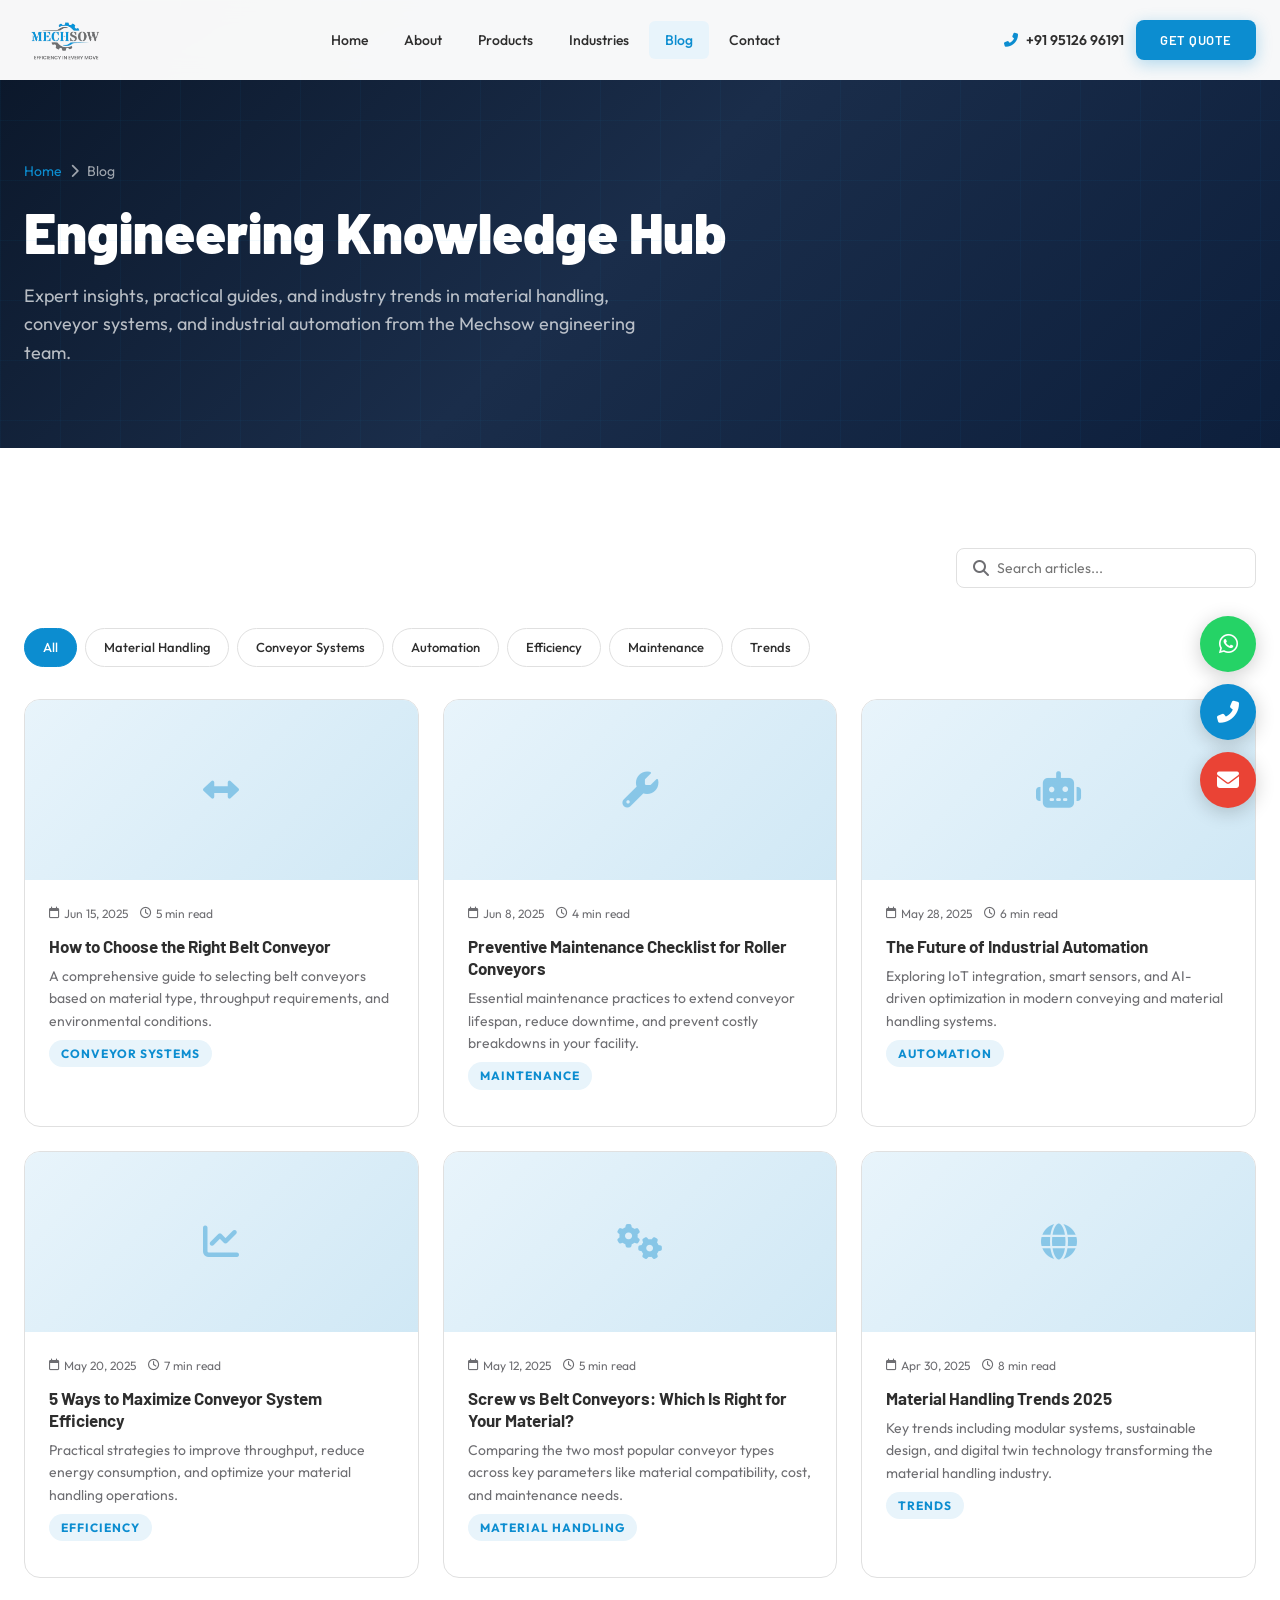
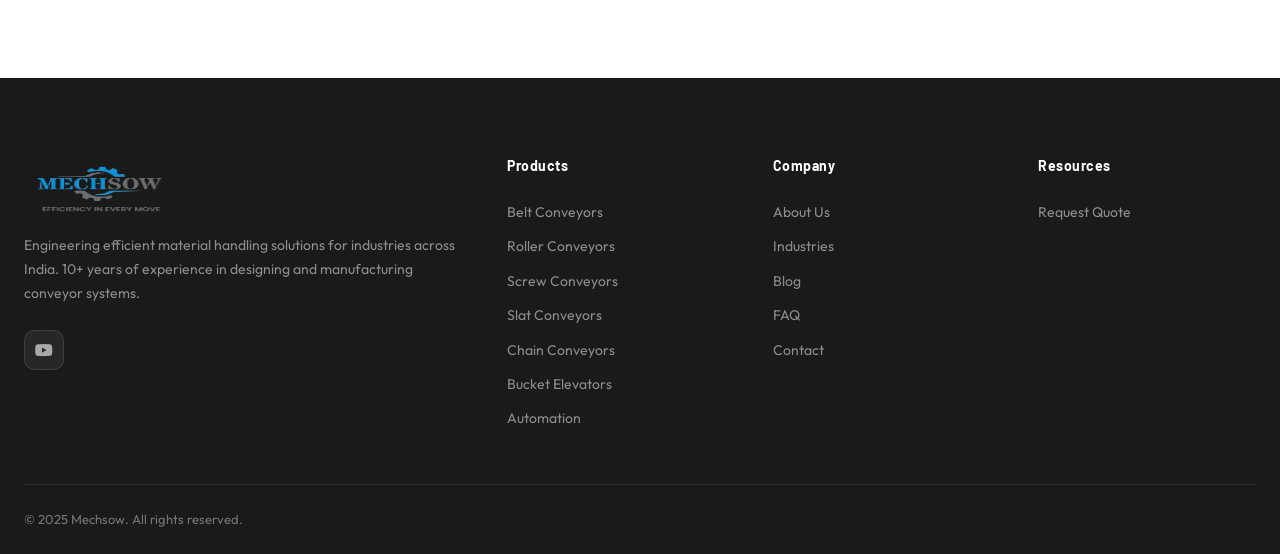
<file: blog.html>
<!DOCTYPE html>
<html lang="en">
<head>
  <meta charset="UTF-8">
  <meta name="viewport" content="width=device-width, initial-scale=1.0">
  <title>Engineering Knowledge Hub | Mechsow Blog</title>
  <link rel="canonical" href="https://mechsow.com/blog.html">
  <meta property="og:type" content="website">
  <meta property="og:title" content="Engineering Knowledge Hub | Mechsow Blog">
  <meta property="og:description" content="Expert insights on conveyor systems, material handling, industrial automation, maintenance tips, and engineering trends from Mechsow.">
  <meta property="og:url" content="https://mechsow.com/blog.html">
  <meta property="og:image" content="https://mechsow.com/images/about.jpg">
  <meta property="og:site_name" content="Mechsow">
  <meta name="twitter:card" content="summary_large_image">
  <meta name="twitter:title" content="Engineering Knowledge Hub | Mechsow Blog">
  <meta name="twitter:description" content="Expert insights on conveyor systems, material handling, industrial automation, maintenance tips, and engineering trends from Mechsow.">
  <meta name="twitter:image" content="https://mechsow.com/images/about.jpg">
  <link rel="icon" type="image/x-icon" href="favicon.ico">
  <link rel="icon" type="image/png" sizes="32x32" href="favicon-32x32.png">
  <link rel="icon" type="image/png" sizes="16x16" href="favicon-16x16.png">
  <link rel="apple-touch-icon" sizes="180x180" href="apple-touch-icon.png">
  <meta name="description" content="Expert insights on conveyor systems, material handling, industrial automation, maintenance tips, and engineering trends from Mechsow.">
  <link rel="preconnect" href="https://fonts.googleapis.com">
  <link rel="preconnect" href="https://fonts.gstatic.com" crossorigin>
  <link href="https://fonts.googleapis.com/css2?family=Barlow:wght@400;500;600;700;800;900&family=Outfit:wght@300;400;500;600;700&display=swap" rel="stylesheet">
  <link rel="stylesheet" href="https://cdnjs.cloudflare.com/ajax/libs/font-awesome/6.5.1/css/all.min.css">
  <link rel="stylesheet" href="styles.css">
</head>
<body>
  <a href="#main" class="skip-link">Skip to content</a>
  <!-- HEADER -->
  <header class="header" id="header">
    <div class="header-inner">
      <a href="index.html" class="logo">
        <img src="images/logo.png" alt="Mechsow" style="height: 50px; width: auto;">
      </a>
      <nav class="nav-links">
        <a href="index.html">Home</a>
        <a href="index.html#about">About</a>
        <a href="index.html#products">Products</a>
        <a href="index.html#industries">Industries</a>
        <a href="blog.html" class="active">Blog</a>
        <a href="index.html#contact">Contact</a>
      </nav>
      <div class="header-cta">
        <a href="tel:+919512696191" class="header-phone"><i class="fas fa-phone-alt"></i> +91 95126 96191</a>
        <a href="index.html#quote" class="btn btn-primary">Get Quote</a>
      </div>
      <button class="mobile-toggle" onclick="toggleMobileMenu()" aria-label="Toggle navigation menu"><i class="fas fa-bars"></i></button>
    </div>
  </header>
  <div class="mobile-menu">
    <a href="index.html" onclick="toggleMobileMenu()">Home</a>
    <a href="index.html#about" onclick="toggleMobileMenu()">About</a>
    <a href="index.html#products" onclick="toggleMobileMenu()">Products</a>
    <a href="index.html#industries" onclick="toggleMobileMenu()">Industries</a>
    <a href="blog.html" onclick="toggleMobileMenu()">Blog</a>
    <a href="index.html#faq" onclick="toggleMobileMenu()">FAQ</a>
    <a href="index.html#contact" onclick="toggleMobileMenu()">Contact</a>
    <a href="index.html#quote" onclick="toggleMobileMenu()" style="color:var(--primary);font-weight:700">Request Quote</a>
  </div>

  <!-- PAGE HERO -->
  <section class="page-hero" id="main">
    <div class="page-hero-bg-pattern"></div>
    <div class="container">
      <div class="breadcrumb"><a href="index.html">Home</a> <i class="fas fa-chevron-right"></i> <span>Blog</span></div>
      <h1>Engineering Knowledge Hub</h1>
      <p>Expert insights, practical guides, and industry trends in material handling, conveyor systems, and industrial automation from the Mechsow engineering team.</p>
    </div>
  </section>

  <!-- BLOG -->
  <section class="section">
    <div class="container">
      <div class="blog-header reveal">
        <div></div>
        <div class="blog-search"><i class="fas fa-search"></i><input type="text" placeholder="Search articles..." id="blogSearch" onkeyup="filterBlog()"></div>
      </div>
      <div class="blog-categories">
        <span class="blog-cat active" onclick="filterCategory(this,'all')" role="button" tabindex="0">All</span>
        <span class="blog-cat" onclick="filterCategory(this,'material-handling')" role="button" tabindex="0">Material Handling</span>
        <span class="blog-cat" onclick="filterCategory(this,'conveyor-systems')" role="button" tabindex="0">Conveyor Systems</span>
        <span class="blog-cat" onclick="filterCategory(this,'automation')" role="button" tabindex="0">Automation</span>
        <span class="blog-cat" onclick="filterCategory(this,'efficiency')" role="button" tabindex="0">Efficiency</span>
        <span class="blog-cat" onclick="filterCategory(this,'maintenance')" role="button" tabindex="0">Maintenance</span>
        <span class="blog-cat" onclick="filterCategory(this,'trends')" role="button" tabindex="0">Trends</span>
      </div>
      <div class="blog-grid" id="blogGrid">
        <div class="blog-card reveal" data-category="conveyor-systems" id="conveyor-systems">
          <div class="blog-thumb"><i class="fas fa-arrows-alt-h"></i></div>
          <div class="blog-body">
            <div class="blog-meta"><span><i class="far fa-calendar"></i> Jun 15, 2025</span><span><i class="far fa-clock"></i> 5 min read</span></div>
            <h3>How to Choose the Right Belt Conveyor</h3>
            <p>A comprehensive guide to selecting belt conveyors based on material type, throughput requirements, and environmental conditions.</p>
            <span class="case-industry" style="display:inline-block;margin-top:8px;font-size:12px">Conveyor Systems</span>
          </div>
        </div>
        <div class="blog-card reveal" data-category="maintenance" id="maintenance">
          <div class="blog-thumb"><i class="fas fa-wrench"></i></div>
          <div class="blog-body">
            <div class="blog-meta"><span><i class="far fa-calendar"></i> Jun 8, 2025</span><span><i class="far fa-clock"></i> 4 min read</span></div>
            <h3>Preventive Maintenance Checklist for Roller Conveyors</h3>
            <p>Essential maintenance practices to extend conveyor lifespan, reduce downtime, and prevent costly breakdowns in your facility.</p>
            <span class="case-industry" style="display:inline-block;margin-top:8px;font-size:12px">Maintenance</span>
          </div>
        </div>
        <div class="blog-card reveal" data-category="automation" id="automation">
          <div class="blog-thumb"><i class="fas fa-robot"></i></div>
          <div class="blog-body">
            <div class="blog-meta"><span><i class="far fa-calendar"></i> May 28, 2025</span><span><i class="far fa-clock"></i> 6 min read</span></div>
            <h3>The Future of Industrial Automation</h3>
            <p>Exploring IoT integration, smart sensors, and AI-driven optimization in modern conveying and material handling systems.</p>
            <span class="case-industry" style="display:inline-block;margin-top:8px;font-size:12px">Automation</span>
          </div>
        </div>
        <div class="blog-card reveal" data-category="efficiency" id="efficiency">
          <div class="blog-thumb"><i class="fas fa-chart-line"></i></div>
          <div class="blog-body">
            <div class="blog-meta"><span><i class="far fa-calendar"></i> May 20, 2025</span><span><i class="far fa-clock"></i> 7 min read</span></div>
            <h3>5 Ways to Maximize Conveyor System Efficiency</h3>
            <p>Practical strategies to improve throughput, reduce energy consumption, and optimize your material handling operations.</p>
            <span class="case-industry" style="display:inline-block;margin-top:8px;font-size:12px">Efficiency</span>
          </div>
        </div>
        <div class="blog-card reveal" data-category="material-handling" id="material-handling">
          <div class="blog-thumb"><i class="fas fa-cogs"></i></div>
          <div class="blog-body">
            <div class="blog-meta"><span><i class="far fa-calendar"></i> May 12, 2025</span><span><i class="far fa-clock"></i> 5 min read</span></div>
            <h3>Screw vs Belt Conveyors: Which Is Right for Your Material?</h3>
            <p>Comparing the two most popular conveyor types across key parameters like material compatibility, cost, and maintenance needs.</p>
            <span class="case-industry" style="display:inline-block;margin-top:8px;font-size:12px">Material Handling</span>
          </div>
        </div>
        <div class="blog-card reveal" data-category="trends" id="trends">
          <div class="blog-thumb"><i class="fas fa-globe"></i></div>
          <div class="blog-body">
            <div class="blog-meta"><span><i class="far fa-calendar"></i> Apr 30, 2025</span><span><i class="far fa-clock"></i> 8 min read</span></div>
            <h3>Material Handling Trends 2025</h3>
            <p>Key trends including modular systems, sustainable design, and digital twin technology transforming the material handling industry.</p>
            <span class="case-industry" style="display:inline-block;margin-top:8px;font-size:12px">Trends</span>
          </div>
        </div>
      </div>
    </div>
  </section>

  <!-- FLOATING BUTTONS -->
  <div class="floating-btns">
    <a href="https://wa.me/919512696191" target="_blank" rel="noopener noreferrer" class="float-btn float-whatsapp" title="WhatsApp"><i class="fab fa-whatsapp"></i></a>
    <a href="tel:+919512696191" class="float-btn float-call" title="Call Us"><i class="fas fa-phone-alt"></i></a>
    <a href="mailto:techmechengineering1@gmail.com" class="float-btn float-email" title="Email"><i class="fas fa-envelope"></i></a>
    <button class="float-btn float-top" id="backToTop" onclick="window.scrollTo({top:0,behavior:'smooth'})" title="Back to Top" aria-label="Back to top"><i class="fas fa-chevron-up"></i></button>
  </div>

  <!-- FOOTER -->
  <footer class="footer">
    <div class="container">
      <div class="footer-grid">
        <div class="footer-brand">
          <a href="index.html" class="logo"><img src="images/logo.png" alt="Mechsow" style="height: 60px; width: 150px;"></a>
          <p>Engineering efficient material handling solutions for industries across India. 10+ years of experience in designing and manufacturing conveyor systems.</p>
          <div class="footer-social">
            <a href="https://youtube.com/@techmechengineering-1" target="_blank" rel="noopener"><i class="fab fa-youtube"></i></a>
          </div>
        </div>
        <div>
          <h4>Products</h4>
          <div class="footer-links">
            <a href="index.html#products">Belt Conveyors</a>
            <a href="index.html#products">Roller Conveyors</a>
            <a href="index.html#products">Screw Conveyors</a>
            <a href="index.html#products">Slat Conveyors</a>
            <a href="index.html#products">Chain Conveyors</a>
            <a href="index.html#products">Bucket Elevators</a>
            <a href="index.html#products">Automation</a>
          </div>
        </div>
        <div>
          <h4>Company</h4>
          <div class="footer-links">
            <a href="index.html#about">About Us</a>
            <a href="index.html#industries">Industries</a>
            <a href="blog.html">Blog</a>
            <a href="index.html#faq">FAQ</a>
            <a href="index.html#contact">Contact</a>
          </div>
        </div>
        <div>
          <h4>Resources</h4>
          <div class="footer-links">
            <a href="index.html#quote">Request Quote</a>
          </div>
        </div>
      </div>
      <div class="footer-bottom">
        <p>&copy; 2025 Mechsow. All rights reserved.</p>
      </div>
    </div>
  </footer>

  <script src="blog.js"></script>
</file>
<file: styles.css>
/* === CSS VARIABLES === */
:root {
  --primary: #0C8DD0;
  --primary-dark: #0a7ab5;
  --primary-light: #e8f4fb;
  --secondary: #6E6E72;
  --light-bg: #F4F5F7;
  --dark: #2E2E2E;
  --darker: #1a1a1a;
  --white: #FFFFFF;
  --border: #e0e0e0;
  --shadow: 0 4px 24px rgba(0,0,0,0.08);
  --shadow-lg: 0 12px 48px rgba(0,0,0,0.12);
  --radius: 8px;
  --radius-lg: 16px;
  --transition: 0.3s cubic-bezier(0.4, 0, 0.2, 1);
  --font-heading: 'Barlow', sans-serif;
  --font-body: 'Outfit', sans-serif;
}

/* === RESET & BASE === */
*, *::before, *::after { box-sizing: border-box; margin: 0; padding: 0; }
html { scroll-behavior: smooth; scroll-padding-top: 80px; }
body {
  font-family: var(--font-body);
  color: var(--dark);
  background: var(--white);
  line-height: 1.6;
  overflow-x: hidden;
  -webkit-font-smoothing: antialiased;
}
img { max-width: 100%; display: block; }
a { text-decoration: none; color: inherit; }
ul { list-style: none; }
h1,h2,h3,h4,h5,h6 { font-family: var(--font-heading); font-weight: 700; line-height: 1.2; }

/* === UTILITY === */
.container { max-width: 1280px; margin: 0 auto; padding: 0 24px; }
.section { padding: 100px 0; }
.section-label {
  font-family: var(--font-heading);
  font-size: 13px;
  font-weight: 700;
  letter-spacing: 3px;
  text-transform: uppercase;
  color: var(--primary);
  margin-bottom: 12px;
  display: flex;
  align-items: center;
  gap: 12px;
}
.section-label::before {
  content: '';
  width: 32px;
  height: 2px;
  background: var(--primary);
}
.section-title {
  font-size: clamp(32px, 4vw, 48px);
  color: var(--dark);
  margin-bottom: 20px;
}
.section-desc {
  font-size: 17px;
  color: var(--secondary);
  max-width: 640px;
  line-height: 1.7;
}
.btn {
  display: inline-flex;
  align-items: center;
  gap: 10px;
  padding: 14px 32px;
  font-family: var(--font-heading);
  font-size: 15px;
  font-weight: 600;
  letter-spacing: 0.5px;
  border: none;
  border-radius: var(--radius);
  cursor: pointer;
  transition: var(--transition);
  text-transform: uppercase;
}
.btn-primary {
  background: var(--primary);
  color: var(--white);
  box-shadow: 0 4px 16px rgba(12,141,208,0.3);
}
.btn-primary:hover {
  background: var(--primary-dark);
  transform: translateY(-2px);
  box-shadow: 0 8px 24px rgba(12,141,208,0.4);
}
.btn-outline {
  background: transparent;
  color: var(--white);
  border: 2px solid rgba(255,255,255,0.4);
}
.btn-outline:hover {
  background: rgba(255,255,255,0.1);
  border-color: var(--white);
}
.btn-dark {
  background: var(--dark);
  color: var(--white);
}
.btn-dark:hover {
  background: var(--darker);
  transform: translateY(-2px);
}

/* === ANIMATIONS === */
@keyframes fadeInUp {
  from { opacity: 0; transform: translateY(40px); }
  to { opacity: 1; transform: translateY(0); }
}
@keyframes slideInLeft {
  from { opacity: 0; transform: translateX(-60px); }
  to { opacity: 1; transform: translateX(0); }
}
@keyframes slideInRight {
  from { opacity: 0; transform: translateX(60px); }
  to { opacity: 1; transform: translateX(0); }
}
@keyframes conveyorMove {
  from { background-position: 0 0; }
  to { background-position: 40px 0; }
}
@keyframes scrollLogos {
  0% { transform: translateX(0); }
  100% { transform: translateX(-50%); }
}
.reveal {
  opacity: 0;
  transform: translateY(40px);
  transition: opacity 0.8s ease, transform 0.8s ease;
}
.reveal.active {
  opacity: 1;
  transform: translateY(0);
}
.skip-link {
  position: absolute;
  left: -9999px;
  top: 0;
  background: var(--primary);
  color: #fff;
  padding: 12px 20px;
  z-index: 2000;
  border-radius: 0 0 8px 0;
  font-family: var(--font-heading);
  font-weight: 600;
}
.skip-link:focus { left: 0; }

/* === HEADER === */
.header {
  position: fixed;
  top: 0;
  left: 0;
  right: 0;
  z-index: 1000;
  background: rgba(255,255,255,0.97);
  backdrop-filter: blur(12px);
  border-bottom: 1px solid transparent;
  transition: var(--transition);
  height: 80px;
}
.header.scrolled {
  border-bottom-color: var(--border);
  box-shadow: 0 2px 20px rgba(0,0,0,0.06);
}
.header-inner {
  display: flex;
  align-items: center;
  justify-content: space-between;
  height: 80px;
  max-width: 1280px;
  margin: 0 auto;
  padding: 0 24px;
}
.logo {
  display: flex;
  align-items: center;
  gap: 12px;
}
.logo-icon {
  width: 44px;
  height: 44px;
  background: var(--primary);
  border-radius: 8px;
  display: flex;
  align-items: center;
  justify-content: center;
  position: relative;
  overflow: hidden;
}
.logo-icon::after {
  content: '';
  position: absolute;
  bottom: 0;
  left: 0;
  right: 0;
  height: 4px;
  background: repeating-linear-gradient(90deg, var(--white) 0px, var(--white) 4px, transparent 4px, transparent 8px);
  animation: conveyorMove 1s linear infinite;
}
.logo-icon i { color: white; font-size: 20px; z-index: 1; }
.logo-text { display: flex; flex-direction: column; }
.logo-name {
  font-family: var(--font-heading);
  font-size: 20px;
  font-weight: 800;
  color: var(--dark);
  letter-spacing: -0.5px;
  line-height: 1.1;
}
.logo-tagline {
  font-size: 10px;
  font-weight: 600;
  letter-spacing: 2px;
  text-transform: uppercase;
  color: var(--primary);
}
.nav-links {
  display: flex;
  align-items: center;
  gap: 4px;
}
.nav-links a {
  padding: 8px 16px;
  font-size: 14px;
  font-weight: 500;
  color: var(--dark);
  border-radius: 6px;
  transition: var(--transition);
  position: relative;
}
.nav-links a:hover, .nav-links a.active { color: var(--primary); background: var(--primary-light); }
.nav-links .dropdown { position: relative; }
.nav-links .dropdown-menu {
  position: absolute;
  top: 100%;
  left: 0;
  min-width: 240px;
  background: var(--white);
  border-radius: var(--radius);
  box-shadow: var(--shadow-lg);
  padding: 8px;
  opacity: 0;
  visibility: hidden;
  transform: translateY(8px);
  transition: var(--transition);
  border: 1px solid var(--border);
}
.nav-links .dropdown:hover .dropdown-menu {
  opacity: 1;
  visibility: visible;
  transform: translateY(0);
}
.dropdown-menu a {
  display: flex;
  align-items: center;
  gap: 10px;
  padding: 10px 14px;
  font-size: 13px;
  border-radius: 6px;
}
.dropdown-menu a i { color: var(--primary); width: 18px; }
.header-cta {
  display: flex;
  align-items: center;
  gap: 12px;
}
.header-cta .btn {
  padding: 10px 24px;
  font-size: 13px;
}
.header-phone {
  display: flex;
  align-items: center;
  gap: 8px;
  font-size: 14px;
  font-weight: 600;
  color: var(--dark);
}
.header-phone i { color: var(--primary); }
.mobile-toggle {
  display: none;
  background: none;
  border: none;
  font-size: 24px;
  color: var(--dark);
  cursor: pointer;
}
.mobile-menu {
  display: none;
  position: fixed;
  top: 80px;
  left: 0;
  right: 0;
  bottom: 0;
  background: var(--white);
  z-index: 999;
  padding: 24px;
  overflow-y: auto;
}
.mobile-menu.active { display: block; }
.mobile-menu a {
  display: block;
  padding: 14px 0;
  font-size: 16px;
  font-weight: 500;
  border-bottom: 1px solid var(--border);
}

/* === HERO SECTION (Homepage) === */
#hero {
  position: relative;
  min-height: 100vh;
  display: flex;
  align-items: center;
  background: linear-gradient(135deg, #0a1628 0%, #1a2d4a 50%, #0d1f3c 100%);
  overflow: hidden;
  padding-top: 80px;
}
.hero-bg-pattern {
  position: absolute;
  inset: 0;
  background-image:
    radial-gradient(circle at 20% 50%, rgba(12,141,208,0.15) 0%, transparent 50%),
    radial-gradient(circle at 80% 20%, rgba(12,141,208,0.08) 0%, transparent 40%);
}
.hero-grid-lines {
  position: absolute;
  inset: 0;
  background-image:
    linear-gradient(rgba(12,141,208,0.05) 1px, transparent 1px),
    linear-gradient(90deg, rgba(12,141,208,0.05) 1px, transparent 1px);
  background-size: 60px 60px;
}
.hero-conveyor-line {
  position: absolute;
  bottom: 120px;
  left: 0;
  right: 0;
  height: 3px;
  background: repeating-linear-gradient(90deg, var(--primary) 0px, var(--primary) 20px, transparent 20px, transparent 40px);
  opacity: 0.3;
  animation: conveyorMove 2s linear infinite;
}
.hero-conveyor-line:nth-child(2) {
  bottom: 130px;
  opacity: 0.15;
  animation-duration: 3s;
}
.hero-content {
  position: relative;
  z-index: 2;
  max-width: 1280px;
  margin: 0 auto;
  padding: 0 24px;
  display: grid;
  grid-template-columns: 1fr 1fr;
  gap: 60px;
  align-items: center;
}
.hero-text {
  animation: slideInLeft 1s ease forwards;
}
.hero-badge {
  display: inline-flex;
  align-items: center;
  gap: 8px;
  background: rgba(12,141,208,0.15);
  border: 1px solid rgba(12,141,208,0.3);
  padding: 8px 16px;
  border-radius: 50px;
  font-size: 12px;
  font-weight: 600;
  color: #5bc0eb;
  letter-spacing: 1px;
  text-transform: uppercase;
  margin-bottom: 24px;
}
.hero-badge i { font-size: 10px; }
#hero h1 {
  font-size: clamp(36px, 5vw, 60px);
  font-weight: 900;
  color: var(--white);
  line-height: 1.08;
  margin-bottom: 24px;
  letter-spacing: -1px;
}
#hero h1 span { color: var(--primary); }
.hero-sub {
  font-size: 18px;
  color: rgba(255,255,255,0.7);
  line-height: 1.7;
  margin-bottom: 36px;
  max-width: 520px;
}
.hero-btns {
  display: flex;
  gap: 16px;
  flex-wrap: wrap;
  margin-bottom: 48px;
}
.hero-trust {
  display: grid;
  grid-template-columns: repeat(2, 1fr);
  gap: 16px;
}
.trust-item {
  display: flex;
  align-items: center;
  gap: 12px;
  padding: 12px 16px;
  background: rgba(255,255,255,0.05);
  border: 1px solid rgba(255,255,255,0.08);
  border-radius: var(--radius);
  transition: var(--transition);
}
.trust-item:hover {
  background: rgba(12,141,208,0.1);
  border-color: rgba(12,141,208,0.3);
}
.trust-item i {
  width: 36px;
  height: 36px;
  display: flex;
  align-items: center;
  justify-content: center;
  background: rgba(12,141,208,0.2);
  border-radius: 8px;
  color: #5bc0eb;
  font-size: 14px;
  flex-shrink: 0;
}
.trust-item span {
  font-size: 13px;
  font-weight: 500;
  color: rgba(255,255,255,0.85);
  line-height: 1.3;
}
.hero-visual {
  position: relative;
  animation: slideInRight 1s ease forwards;
}
.hero-visual-card {
  background: rgba(255,255,255,0.05);
  border: 1px solid rgba(255,255,255,0.1);
  border-radius: var(--radius-lg);
  padding: 32px;
  backdrop-filter: blur(20px);
}
.hero-stats {
  display: grid;
  grid-template-columns: 1fr 1fr;
  gap: 20px;
}
.stat-card {
  background: rgba(255,255,255,0.05);
  border: 1px solid rgba(255,255,255,0.08);
  border-radius: 12px;
  padding: 24px;
  text-align: center;
  transition: var(--transition);
}
.stat-card:hover {
  background: rgba(12,141,208,0.1);
  transform: translateY(-4px);
}
.stat-number {
  font-family: var(--font-heading);
  font-size: 42px;
  font-weight: 900;
  color: var(--primary);
  line-height: 1;
  margin-bottom: 8px;
}
.stat-label {
  font-size: 13px;
  color: rgba(255,255,255,0.6);
  font-weight: 500;
}
.hero-equipment {
  margin-top: 20px;
  padding: 20px;
  background: rgba(12,141,208,0.08);
  border: 1px solid rgba(12,141,208,0.2);
  border-radius: 12px;
}
.hero-equipment h4 {
  font-size: 14px;
  color: rgba(255,255,255,0.9);
  margin-bottom: 12px;
}
.equipment-tags {
  display: flex;
  flex-wrap: wrap;
  gap: 8px;
}
.equipment-tag {
  padding: 6px 14px;
  background: rgba(12,141,208,0.15);
  border: 1px solid rgba(12,141,208,0.25);
  border-radius: 50px;
  font-size: 12px;
  font-weight: 500;
  color: #5bc0eb;
}

/* === PAGE HERO (Inner Pages) === */
.page-hero {
  padding: 160px 0 80px;
  background: linear-gradient(135deg, #0a1628 0%, #1a2d4a 50%, #0d1f3c 100%);
  position: relative;
  overflow: hidden;
}
.page-hero::before {
  content: '';
  position: absolute;
  inset: 0;
  background-image: linear-gradient(rgba(12,141,208,.05) 1px, transparent 1px), linear-gradient(90deg, rgba(12,141,208,.05) 1px, transparent 1px);
  background-size: 60px 60px;
}
.page-hero-content {
  position: relative;
  z-index: 2;
  max-width: 1280px;
  margin: 0 auto;
  padding: 0 24px;
}
.page-hero .breadcrumb {
  display: flex;
  align-items: center;
  gap: 8px;
  font-size: 14px;
  color: rgba(255,255,255,0.6);
  margin-bottom: 16px;
}
.page-hero .breadcrumb a { color: var(--primary); }
.page-hero .breadcrumb a:hover { text-decoration: underline; }
.page-hero h1 {
  font-size: clamp(36px, 5vw, 56px);
  font-weight: 900;
  color: var(--white);
  margin-bottom: 16px;
}
.page-hero p {
  font-size: 18px;
  color: rgba(255,255,255,0.7);
  max-width: 640px;
}

/* === PRODUCTS === */
.products { background: var(--light-bg); }
.products-header { text-align: center; margin-bottom: 60px; }
.products-header .section-label { justify-content: center; }
.products-header .section-desc { margin: 0 auto; }
.products-grid {
  display: grid;
  grid-template-columns: repeat(3, 1fr);
  gap: 24px;
}
.product-card {
  background: var(--white);
  border-radius: var(--radius-lg);
  overflow: hidden;
  border: 1px solid var(--border);
  transition: var(--transition);
  cursor: pointer;
}
.product-card:hover {
  transform: translateY(-8px);
  box-shadow: var(--shadow-lg);
  border-color: var(--primary);
}
.product-img {
  height: 220px;
  background: linear-gradient(135deg, #e8f4fb, #d0e8f5);
  display: flex;
  align-items: center;
  justify-content: center;
  position: relative;
  overflow: hidden;
  padding: 16px;
}
.product-img img {
  width: 100%;
  height: 100%;
  object-fit: contain;
}
.product-img i { font-size: 48px; color: var(--primary); opacity: 0.6; }
.product-img::after {
  content: '';
  position: absolute;
  bottom: 0;
  left: 0;
  right: 0;
  height: 4px;
  background: repeating-linear-gradient(90deg, var(--primary) 0px, var(--primary) 8px, transparent 8px, transparent 16px);
  opacity: 0;
  transition: var(--transition);
}
.product-card:hover .product-img::after { opacity: 1; animation: conveyorMove 1s linear infinite; }
.product-info { padding: 24px; }
.product-info h3 { font-size: 18px; font-weight: 700; margin-bottom: 8px; color: var(--dark); }
.product-info p { font-size: 14px; color: var(--secondary); line-height: 1.6; margin-bottom: 16px; }
.product-link {
  display: inline-flex;
  align-items: center;
  gap: 8px;
  font-size: 13px;
  font-weight: 600;
  color: var(--primary);
  transition: var(--transition);
}
.product-link:hover { gap: 12px; }

/* === PRODUCT DETAIL PAGE === */
.product-detail-hero {
  padding: 160px 0 60px;
  background: linear-gradient(135deg, #0a1628, #1a2d4a);
}
.product-detail-grid {
  display: grid;
  grid-template-columns: 1fr 1fr;
  gap: 60px;
  align-items: center;
  padding: 80px 0;
}
.product-detail-img {
  aspect-ratio: 4/3;
  background: linear-gradient(135deg, #e8f4fb, #d0e8f5);
  border-radius: var(--radius-lg);
  display: flex;
  align-items: center;
  justify-content: center;
}
.product-detail-img i { font-size: 80px; color: var(--primary); opacity: 0.5; }
.product-detail-content h2 {
  font-size: 36px;
  margin-bottom: 20px;
}
.product-detail-content p {
  font-size: 16px;
  color: var(--secondary);
  line-height: 1.8;
  margin-bottom: 24px;
}
.product-section {
  padding: 60px 0;
}
.product-section h3 {
  font-size: 24px;
  margin-bottom: 24px;
  color: var(--dark);
}
.spec-table {
  width: 100%;
  border-collapse: collapse;
  margin-bottom: 32px;
}
.spec-table tr { border-bottom: 1px solid var(--border); }
.spec-table td {
  padding: 14px 16px;
  font-size: 15px;
}
.spec-table td:first-child {
  font-weight: 600;
  color: var(--dark);
  width: 40%;
  background: var(--light-bg);
}
.spec-table td:last-child {
  color: var(--secondary);
}
.features-grid {
  display: grid;
  grid-template-columns: repeat(2, 1fr);
  gap: 16px;
  margin-bottom: 32px;
}
.feature-item {
  display: flex;
  align-items: center;
  gap: 12px;
  padding: 16px;
  background: var(--light-bg);
  border-radius: var(--radius);
}
.feature-item i { color: var(--primary); font-size: 16px; }
.feature-item span { font-size: 14px; font-weight: 500; }
.industries-served {
  display: flex;
  flex-wrap: wrap;
  gap: 12px;
  margin-bottom: 32px;
}
.industry-tag {
  padding: 8px 16px;
  background: var(--primary-light);
  color: var(--primary);
  border-radius: 50px;
  font-size: 13px;
  font-weight: 600;
}

/* === WHY CHOOSE === */
.why-choose { background: var(--white); }
.why-header { text-align: center; margin-bottom: 60px; }
.why-header .section-label { justify-content: center; }
.why-header .section-desc { margin: 0 auto; }
.why-grid {
  display: grid;
  grid-template-columns: repeat(4, 1fr);
  gap: 24px;
}
.why-card {
  padding: 36px 28px;
  border-radius: var(--radius-lg);
  border: 1px solid var(--border);
  text-align: center;
  transition: var(--transition);
  position: relative;
  overflow: hidden;
}
.why-card::before {
  content: '';
  position: absolute;
  top: 0;
  left: 0;
  right: 0;
  height: 3px;
  background: var(--primary);
  transform: scaleX(0);
  transition: var(--transition);
}
.why-card:hover::before { transform: scaleX(1); }
.why-card:hover {
  transform: translateY(-6px);
  box-shadow: var(--shadow-lg);
  border-color: transparent;
}
.why-icon {
  width: 64px;
  height: 64px;
  margin: 0 auto 20px;
  background: var(--primary-light);
  border-radius: 16px;
  display: flex;
  align-items: center;
  justify-content: center;
  font-size: 24px;
  color: var(--primary);
  transition: var(--transition);
}
.why-card:hover .why-icon { background: var(--primary); color: var(--white); transform: scale(1.1); }
.why-card h3 { font-size: 16px; font-weight: 700; margin-bottom: 8px; color: var(--dark); }
.why-card p { font-size: 13px; color: var(--secondary); line-height: 1.6; }

/* === INDUSTRIES === */
.industries { background: linear-gradient(135deg, #0a1628, #1a2d4a); position: relative; }
.industries .section-label { color: #5bc0eb; }
.industries .section-label::before { background: #5bc0eb; }
.industries .section-title { color: var(--white); }
.industries .section-desc { color: rgba(255,255,255,0.6); }
.industries-header { text-align: center; margin-bottom: 60px; }
.industries-header .section-label { justify-content: center; }
.industries-header .section-desc { margin: 0 auto; }
.industries-grid {
  display: grid;
  grid-template-columns: repeat(3, 1fr);
  gap: 20px;
}
.industry-card {
  padding: 32px 24px;
  background: rgba(255,255,255,0.04);
  border: 1px solid rgba(255,255,255,0.08);
  border-radius: 12px;
  display: flex;
  align-items: center;
  gap: 16px;
  transition: var(--transition);
}
.industry-card:hover {
  background: rgba(12,141,208,0.1);
  border-color: rgba(12,141,208,0.3);
  transform: translateX(8px);
}
.industry-icon {
  width: 48px;
  height: 48px;
  background: rgba(12,141,208,0.15);
  border-radius: 12px;
  display: flex;
  align-items: center;
  justify-content: center;
  font-size: 20px;
  color: #5bc0eb;
  flex-shrink: 0;
}
.industry-card h3 { font-size: 15px; font-weight: 600; color: rgba(255,255,255,0.9); }

/* === CLIENTS === */
.clients { background: var(--light-bg); overflow: hidden; }
.clients-header { text-align: center; margin-bottom: 48px; }
.clients-header .section-label { justify-content: center; }
.logo-scroll {
  overflow: hidden;
  position: relative;
  padding: 20px 0;
}
.logo-scroll::before, .logo-scroll::after {
  content: '';
  position: absolute;
  top: 0;
  bottom: 0;
  width: 120px;
  z-index: 2;
}
.logo-scroll::before { left: 0; background: linear-gradient(90deg, var(--light-bg), transparent); }
.logo-scroll::after { right: 0; background: linear-gradient(-90deg, var(--light-bg), transparent); }
.logo-track {
  display: flex;
  gap: 48px;
  animation: scrollLogos 30s linear infinite;
  width: max-content;
}
.client-logo {
  display: flex;
  align-items: center;
  justify-content: center;
  padding: 20px 40px;
  background: var(--white);
  border: 1px solid var(--border);
  border-radius: 12px;
  min-width: 200px;
  height: 80px;
  font-family: var(--font-heading);
  font-size: 15px;
  font-weight: 700;
  color: var(--secondary);
  transition: var(--transition);
  white-space: nowrap;
}
.client-logo:hover { border-color: var(--primary); color: var(--primary); }
.client-logo-img { max-width: 100%; max-height: 100%; object-fit: contain; }

/* === CASE STUDIES === */
.case-studies { background: var(--white); }
.case-header { text-align: center; margin-bottom: 60px; }
.case-header .section-label { justify-content: center; }
.case-header .section-desc { margin: 0 auto; }
.cases-grid {
  display: grid;
  grid-template-columns: repeat(3, 1fr);
  gap: 24px;
}
.case-card {
  border-radius: var(--radius-lg);
  overflow: hidden;
  border: 1px solid var(--border);
  transition: var(--transition);
}
.case-card:hover { transform: translateY(-6px); box-shadow: var(--shadow-lg); }
.case-img {
  height: 180px;
  background: linear-gradient(135deg, var(--primary-light), #c8e0ef);
  display: flex;
  align-items: center;
  justify-content: center;
}
.case-img i { font-size: 40px; color: var(--primary); opacity: 0.5; }
.case-body { padding: 24px; }
.case-industry {
  display: inline-block;
  padding: 4px 12px;
  background: var(--primary-light);
  color: var(--primary);
  font-size: 11px;
  font-weight: 700;
  letter-spacing: 1px;
  text-transform: uppercase;
  border-radius: 50px;
  margin-bottom: 12px;
}
.case-body h3 { font-size: 18px; font-weight: 700; margin-bottom: 12px; color: var(--dark); }
.case-body p { font-size: 14px; color: var(--secondary); line-height: 1.6; margin-bottom: 16px; }
.case-metrics { display: flex; gap: 20px; }
.case-metric { text-align: center; }
.case-metric .value {
  font-family: var(--font-heading);
  font-size: 22px;
  font-weight: 800;
  color: var(--primary);
}
.case-metric .label { font-size: 11px; color: var(--secondary); }

/* === BLOG === */
.blog { background: var(--light-bg); }
.blog-header {
  display: flex;
  justify-content: space-between;
  align-items: flex-end;
  margin-bottom: 40px;
  flex-wrap: wrap;
  gap: 20px;
}
.blog-search {
  display: flex;
  align-items: center;
  gap: 8px;
  background: var(--white);
  border: 1px solid var(--border);
  border-radius: var(--radius);
  padding: 10px 16px;
  width: 300px;
}
.blog-search input {
  border: none;
  outline: none;
  font-family: var(--font-body);
  font-size: 14px;
  flex: 1;
  background: transparent;
}
.blog-search i { color: var(--secondary); }
.blog-categories {
  display: flex;
  gap: 8px;
  margin-bottom: 32px;
  flex-wrap: wrap;
}
.blog-cat {
  padding: 8px 18px;
  background: var(--white);
  border: 1px solid var(--border);
  border-radius: 50px;
  font-size: 13px;
  font-weight: 500;
  cursor: pointer;
  transition: var(--transition);
}
.blog-cat:hover, .blog-cat.active {
  background: var(--primary);
  color: var(--white);
  border-color: var(--primary);
}
.blog-grid {
  display: grid;
  grid-template-columns: repeat(3, 1fr);
  gap: 24px;
}
.blog-card {
  background: var(--white);
  border-radius: var(--radius-lg);
  overflow: hidden;
  border: 1px solid var(--border);
  transition: var(--transition);
}
.blog-card:hover { transform: translateY(-4px); box-shadow: var(--shadow); }
.blog-thumb {
  height: 180px;
  background: linear-gradient(135deg, #e8f4fb, #d0e8f5);
  display: flex;
  align-items: center;
  justify-content: center;
}
.blog-thumb i { font-size: 36px; color: var(--primary); opacity: 0.4; }
.blog-body { padding: 24px; }
.blog-meta {
  display: flex;
  align-items: center;
  gap: 12px;
  font-size: 12px;
  color: var(--secondary);
  margin-bottom: 12px;
}
.blog-meta span { display: flex; align-items: center; gap: 4px; }
.blog-body h3 { font-size: 17px; font-weight: 700; margin-bottom: 8px; color: var(--dark); line-height: 1.3; }
.blog-body p { font-size: 14px; color: var(--secondary); line-height: 1.6; }

/* === BLOG POST === */
.blog-post-content {
  max-width: 800px;
  margin: 0 auto;
  padding: 80px 24px;
}
.blog-post-content h2 {
  font-size: 32px;
  margin-bottom: 24px;
}
.blog-post-content p {
  font-size: 16px;
  color: var(--secondary);
  line-height: 1.8;
  margin-bottom: 20px;
}
.blog-post-content h3 {
  font-size: 24px;
  margin: 32px 0 16px;
}
.blog-post-content ul {
  padding-left: 24px;
  margin-bottom: 20px;
}
.blog-post-content li {
  font-size: 15px;
  color: var(--secondary);
  line-height: 1.8;
  margin-bottom: 8px;
  list-style: disc;
}

/* === YOUTUBE === */
.youtube-section { background: var(--white); border-top: 1px solid var(--border); }
.youtube-header { text-align: center; margin-bottom: 48px; }
.youtube-header .section-label { justify-content: center; }
.youtube-header .section-desc { margin: 0 auto; }
.youtube-featured {
  display: grid;
  grid-template-columns: 2fr 1fr;
  gap: 24px;
  margin-bottom: 32px;
}
.yt-main {
  position: relative;
  width: 100%;
  padding-top: 56.25%;
  background: var(--darker);
  border-radius: var(--radius-lg);
  overflow: hidden;
  box-shadow: var(--shadow);
}
.yt-main iframe {
  position: absolute;
  top: 0; left: 0;
  width: 100%; height: 100%;
  border: 0;
}
.yt-play-btn {
  width: 72px; height: 72px;
  background: rgba(255,0,0,0.9);
  border-radius: 50%;
  display: flex; align-items: center; justify-content: center;
  cursor: pointer; transition: var(--transition);
}
.yt-play-btn:hover { transform: scale(1.1); }
.yt-play-btn i { font-size: 28px; color: white; margin-left: 4px; }
.yt-sidebar {
  display: flex; flex-direction: column; gap: 12px;
  max-height: 480px; overflow-y: auto; padding-right: 4px;
}
.yt-thumb {
  display: flex; align-items: center; gap: 16px;
  padding: 16px;
  background: var(--light-bg);
  border: 1px solid var(--border);
  border-radius: var(--radius);
  cursor: pointer; transition: var(--transition);
}
.yt-thumb i { font-size: 24px; color: #ff0000; transition: var(--transition); }
.yt-thumb:hover {
  transform: translateY(-2px);
  border-color: var(--primary);
  background: var(--primary-light);
}
.yt-thumb.active {
  background: var(--primary-light);
  border-color: var(--primary);
  box-shadow: var(--shadow);
}
.yt-thumb-label {
  font-size: 14px; font-weight: 600; color: var(--dark); line-height: 1.4;
}
.yt-subscribe { text-align: center; margin-top: 32px; }
.yt-sidebar::-webkit-scrollbar { width: 4px; }
.yt-sidebar::-webkit-scrollbar-thumb { background: var(--secondary); border-radius: 2px; }

/* === QUOTE FORM === */
.quote-section {
  background: linear-gradient(135deg, #0a1628, #1a2d4a);
  position: relative;
}
.quote-section .section-label { color: #5bc0eb; }
.quote-section .section-label::before { background: #5bc0eb; }
.quote-section .section-title { color: var(--white); }
.quote-section .section-desc { color: rgba(255,255,255,0.6); }
.quote-grid {
  display: grid;
  grid-template-columns: 1fr 1.2fr;
  gap: 60px;
  align-items: start;
}
.quote-info h3 {
  font-size: 20px;
  color: var(--white);
  margin-bottom: 16px;
}
.quote-info p {
  font-size: 15px;
  color: rgba(255,255,255,0.6);
  line-height: 1.7;
  margin-bottom: 32px;
}
.quote-benefits { display: flex; flex-direction: column; gap: 16px; }
.quote-benefit {
  display: flex;
  align-items: center;
  gap: 14px;
  font-size: 14px;
  color: rgba(255,255,255,0.85);
  font-weight: 500;
}
.quote-benefit i {
  width: 32px;
  height: 32px;
  display: flex;
  align-items: center;
  justify-content: center;
  background: rgba(12,141,208,0.2);
  border-radius: 8px;
  color: #5bc0eb;
  font-size: 13px;
}
.quote-form-card {
  background: rgba(255,255,255,0.05);
  border: 1px solid rgba(255,255,255,0.1);
  border-radius: var(--radius-lg);
  padding: 36px;
  backdrop-filter: blur(12px);
}
.form-steps { display: flex; gap: 8px; margin-bottom: 32px; }
.form-step {
  flex: 1;
  height: 4px;
  background: rgba(255,255,255,0.1);
  border-radius: 2px;
  transition: var(--transition);
}
.form-step.active { background: var(--primary); }
.form-step-content { display: none; }
.form-step-content.active { display: block; }
.form-group { margin-bottom: 20px; }
.form-group label {
  display: block;
  font-size: 13px;
  font-weight: 600;
  color: rgba(255,255,255,0.8);
  margin-bottom: 8px;
}
.form-group input, .form-group select, .form-group textarea {
  width: 100%;
  padding: 12px 16px;
  background: rgba(255,255,255,0.06);
  border: 1px solid rgba(255,255,255,0.12);
  border-radius: var(--radius);
  color: var(--white);
  font-family: var(--font-body);
  font-size: 14px;
  outline: none;
  transition: var(--transition);
}
.form-group input::placeholder, .form-group textarea::placeholder { color: rgba(255,255,255,0.3); }
.form-group input:focus, .form-group select:focus, .form-group textarea:focus {
  border-color: var(--primary);
  background: rgba(12,141,208,0.08);
}
.form-group select option { background: var(--dark); color: var(--white); }
.form-group textarea { resize: vertical; min-height: 100px; }
.form-row { display: grid; grid-template-columns: 1fr 1fr; gap: 16px; }
.form-nav { display: flex; justify-content: space-between; margin-top: 24px; }
.form-nav .btn { font-size: 13px; padding: 12px 28px; }
.file-upload {
  border: 2px dashed rgba(255,255,255,0.15);
  border-radius: var(--radius);
  padding: 24px;
  text-align: center;
  cursor: pointer;
  transition: var(--transition);
}
.file-upload:hover { border-color: var(--primary); background: rgba(12,141,208,0.05); }
.file-upload i { font-size: 28px; color: rgba(255,255,255,0.3); margin-bottom: 8px; }
.file-upload p { font-size: 13px; color: rgba(255,255,255,0.5); }
.file-upload input { display: none; }

/* === FAQ === */
.faq { background: var(--light-bg); }
.faq-header { text-align: center; margin-bottom: 48px; }
.faq-header .section-label { justify-content: center; }
.faq-header .section-desc { margin: 0 auto; }
.faq-list { max-width: 800px; margin: 0 auto; }
.faq-item {
  background: var(--white);
  border: 1px solid var(--border);
  border-radius: 12px;
  margin-bottom: 12px;
  overflow: hidden;
  transition: var(--transition);
}
.faq-item.active { border-color: var(--primary); }
.faq-question {
  padding: 20px 24px;
  display: flex;
  justify-content: space-between;
  align-items: center;
  cursor: pointer;
  font-family: var(--font-heading);
  font-size: 16px;
  font-weight: 600;
  color: var(--dark);
  transition: var(--transition);
}
.faq-question:hover { color: var(--primary); }
.faq-question i { transition: var(--transition); color: var(--primary); }
.faq-item.active .faq-question i { transform: rotate(180deg); }
.faq-answer {
  max-height: 0;
  overflow: hidden;
  transition: max-height 0.4s ease;
}
.faq-answer-inner {
  padding: 0 24px 20px;
  font-size: 14px;
  color: var(--secondary);
  line-height: 1.7;
}

/* === CONTACT === */
.contact { background: var(--white); }
.contact-grid {
  display: grid;
  grid-template-columns: 1fr 1fr;
  gap: 60px;
}
.contact-cards { display: grid; grid-template-columns: 1fr 1fr; gap: 16px; margin-bottom: 32px; }
.contact-card {
  padding: 24px;
  background: var(--light-bg);
  border-radius: 12px;
  transition: var(--transition);
}
.contact-card:hover { background: var(--primary-light); }
.contact-card i {
  width: 40px;
  height: 40px;
  display: flex;
  align-items: center;
  justify-content: center;
  background: var(--primary);
  color: var(--white);
  border-radius: 10px;
  font-size: 16px;
  margin-bottom: 12px;
}
.contact-card h4 { font-size: 14px; font-weight: 700; color: var(--dark); margin-bottom: 6px; }
.contact-card p { font-size: 13px; color: var(--secondary); line-height: 1.5; }
.contact-card a { color: var(--primary); font-weight: 500; }
.map-container {
  border-radius: var(--radius-lg);
  overflow: hidden;
  border: 1px solid var(--border);
  height: 100%;
  min-height: 400px;
}
.map-container iframe { width: 100%; height: 100%; border: 0; }

/* === FOOTER === */
.footer {
  background: var(--darker);
  padding: 80px 0 0;
}
.footer-grid {
  display: grid;
  grid-template-columns: 2fr 1fr 1fr 1fr;
  gap: 48px;
  margin-bottom: 48px;
}
.footer-brand p {
  font-size: 14px;
  color: rgba(255,255,255,0.5);
  line-height: 1.7;
  margin: 16px 0 24px;
}
.footer-social { display: flex; gap: 12px; }
.footer-social a {
  width: 40px;
  height: 40px;
  display: flex;
  align-items: center;
  justify-content: center;
  background: rgba(255,255,255,0.06);
  border: 1px solid rgba(255,255,255,0.1);
  border-radius: 10px;
  color: rgba(255,255,255,0.6);
  transition: var(--transition);
}
.footer-social a:hover { background: var(--primary); color: var(--white); border-color: var(--primary); }
.footer h4 {
  font-size: 14px;
  font-weight: 700;
  color: var(--white);
  margin-bottom: 20px;
  letter-spacing: 0.5px;
}
.footer-links a {
  display: block;
  font-size: 14px;
  color: rgba(255,255,255,0.5);
  padding: 6px 0;
  transition: var(--transition);
}
.footer-links a:hover { color: var(--primary); padding-left: 6px; }
.footer-bottom {
  border-top: 1px solid rgba(255,255,255,0.08);
  padding: 24px 0;
  display: flex;
  justify-content: space-between;
  align-items: center;
  flex-wrap: wrap;
  gap: 12px;
}
.footer-bottom p { font-size: 13px; color: rgba(255,255,255,0.4); }
.footer-bottom a { color: rgba(255,255,255,0.4); transition: var(--transition); }
.footer-bottom a:hover { color: var(--primary); }

/* === FLOATING BUTTONS === */
.floating-btns {
  position: fixed;
  bottom: 24px;
  right: 24px;
  display: flex;
  flex-direction: column;
  gap: 12px;
  z-index: 900;
}
.float-btn {
  width: 56px;
  height: 56px;
  border-radius: 50%;
  display: flex;
  align-items: center;
  justify-content: center;
  font-size: 22px;
  color: var(--white);
  cursor: pointer;
  box-shadow: 0 4px 20px rgba(0,0,0,0.2);
  transition: var(--transition);
  border: none;
}
.float-btn:hover { transform: scale(1.1); }
.float-whatsapp { background: #25D366; }
.float-call { background: var(--primary); }
.float-email { background: #EA4335; }
.float-top {
  background: var(--dark);
  opacity: 0;
  visibility: hidden;
  transition: var(--transition);
}
.float-top.visible { opacity: 1; visibility: visible; }

/* === MODAL === */
.modal-overlay {
  position: fixed;
  inset: 0;
  background: rgba(0,0,0,0.7);
  z-index: 2000;
  display: none;
  align-items: center;
  justify-content: center;
  padding: 24px;
  backdrop-filter: blur(4px);
}
.modal-overlay.active { display: flex; }
.modal {
  background: var(--white);
  border-radius: var(--radius-lg);
  max-width: 700px;
  width: 100%;
  max-height: 85vh;
  overflow-y: auto;
  padding: 40px;
  position: relative;
  animation: fadeInUp 0.4s ease;
}
.modal-close {
  position: absolute;
  top: 16px;
  right: 16px;
  width: 36px;
  height: 36px;
  border: none;
  background: var(--light-bg);
  border-radius: 50%;
  cursor: pointer;
  display: flex;
  align-items: center;
  justify-content: center;
  font-size: 16px;
  color: var(--secondary);
  transition: var(--transition);
}
.modal-close:hover { background: #fee; color: #e33; }
.modal h2 { font-size: 24px; margin-bottom: 8px; }
.modal .modal-subtitle { font-size: 14px; color: var(--secondary); margin-bottom: 24px; }
.modal-features { display: grid; grid-template-columns: 1fr 1fr; gap: 12px; margin: 20px 0; }
.modal-feature {
  display: flex;
  align-items: center;
  gap: 10px;
  font-size: 14px;
  padding: 10px;
  background: var(--light-bg);
  border-radius: 8px;
}
.modal-feature i { color: var(--primary); }
.modal-cta { margin-top: 24px; }

/* === ABOUT SECTION (Homepage) === */
.about { background: var(--white); }
.about-grid {
  display: grid;
  grid-template-columns: 1fr 1fr;
  gap: 80px;
  align-items: center;
}
.about-image {
  position: relative;
  border-radius: var(--radius-lg);
  overflow: hidden;
}
.about-img-placeholder {
  width: 100%;
  aspect-ratio: 4/3;
  background: linear-gradient(135deg, #e8f4fb 0%, #d0e8f5 100%);
  display: flex;
  flex-direction: column;
  align-items: center;
  justify-content: center;
  gap: 16px;
  border-radius: var(--radius-lg);
}
.about-img-placeholder i { font-size: 64px; color: var(--primary); opacity: 0.5; }
.about-img-placeholder span { font-size: 14px; color: var(--secondary); font-weight: 500; }
.about-experience {
  position: absolute;
  bottom: 24px;
  right: 24px;
  background: var(--primary);
  color: var(--white);
  padding: 20px 28px;
  border-radius: 12px;
  text-align: center;
  box-shadow: 0 8px 32px rgba(12,141,208,0.3);
}
.about-experience .number {
  font-family: var(--font-heading);
  font-size: 40px;
  font-weight: 900;
  line-height: 1;
}
.about-experience .label {
  font-size: 12px;
  font-weight: 600;
  letter-spacing: 1px;
  text-transform: uppercase;
  opacity: 0.9;
}
.about-content p {
  font-size: 16px;
  color: var(--secondary);
  line-height: 1.8;
  margin-bottom: 24px;
}
.about-products {
  display: grid;
  grid-template-columns: 1fr 1fr;
  gap: 10px;
  margin: 24px 0 32px;
}
.about-product-item {
  display: flex;
  align-items: center;
  gap: 10px;
  font-size: 14px;
  font-weight: 500;
  color: var(--dark);
  padding: 8px 0;
}
.about-product-item i { color: var(--primary); font-size: 12px; }
.mv-cards {
  display: grid;
  grid-template-columns: 1fr 1fr;
  gap: 16px;
  margin-top: 32px;
}
.mv-card {
  padding: 24px;
  border-radius: 12px;
  border: 1px solid var(--border);
  transition: var(--transition);
}
.mv-card:hover { border-color: var(--primary); box-shadow: 0 4px 20px rgba(12,141,208,0.1); }
.mv-card h4 {
  font-size: 14px;
  font-weight: 700;
  color: var(--primary);
  margin-bottom: 8px;
  display: flex;
  align-items: center;
  gap: 8px;
}
.mv-card p { font-size: 13px; color: var(--secondary); line-height: 1.6; }

/* === ABOUT PAGE === */
.about-content-section {
  padding: 80px 0;
}
.about-grid {
  display: grid;
  grid-template-columns: 1fr 1fr;
  gap: 80px;
  align-items: center;
  margin-bottom: 80px;
}
.about-img-placeholder {
  width: 100%;
  aspect-ratio: 4/3;
  background: linear-gradient(135deg, #e8f4fb, #d0e8f5);
  border-radius: var(--radius-lg);
  display: flex;
  flex-direction: column;
  align-items: center;
  justify-content: center;
  gap: 16px;
}
.about-img-placeholder i { font-size: 64px; color: var(--primary); opacity: 0.5; }
.about-img-placeholder span { font-size: 14px; color: var(--secondary); }
.about-experience {
  position: absolute;
  bottom: 24px;
  right: 24px;
  background: var(--primary);
  color: var(--white);
  padding: 20px 28px;
  border-radius: 12px;
  text-align: center;
  box-shadow: 0 8px 32px rgba(12,141,208,0.3);
}
.about-experience .number {
  font-family: var(--font-heading);
  font-size: 40px;
  font-weight: 900;
  line-height: 1;
}
.about-experience .label {
  font-size: 12px;
  font-weight: 600;
  letter-spacing: 1px;
  text-transform: uppercase;
  opacity: 0.9;
}
.mv-cards {
  display: grid;
  grid-template-columns: 1fr 1fr;
  gap: 24px;
  margin-top: 40px;
}
.mv-card {
  padding: 32px;
  border: 1px solid var(--border);
  border-radius: var(--radius-lg);
  transition: var(--transition);
}
.mv-card:hover { border-color: var(--primary); box-shadow: var(--shadow); }
.mv-card h3 {
  font-size: 20px;
  color: var(--primary);
  margin-bottom: 12px;
  display: flex;
  align-items: center;
  gap: 10px;
}
.mv-card p {
  font-size: 15px;
  color: var(--secondary);
  line-height: 1.7;
}

/* === CAREERS === */
.careers { background: var(--white); }
.careers-grid {
  display: grid;
  grid-template-columns: repeat(2, 1fr);
  gap: 24px;
}
.job-card {
  padding: 32px;
  border: 1px solid var(--border);
  border-radius: var(--radius-lg);
  transition: var(--transition);
}
.job-card:hover { border-color: var(--primary); box-shadow: var(--shadow); }
.job-card h3 { font-size: 20px; margin-bottom: 8px; }
.job-card .job-meta {
  display: flex;
  gap: 16px;
  margin-bottom: 16px;
  font-size: 13px;
  color: var(--secondary);
}
.job-card .job-meta span {
  display: flex;
  align-items: center;
  gap: 6px;
}
.job-card p {
  font-size: 14px;
  color: var(--secondary);
  line-height: 1.6;
  margin-bottom: 20px;
}

/* === LEGAL PAGES === */
.legal-content {
  max-width: 800px;
  margin: 0 auto;
  padding: 80px 24px;
}
.legal-content h2 {
  font-size: 28px;
  margin: 40px 0 16px;
  color: var(--dark);
}
.legal-content p {
  font-size: 15px;
  color: var(--secondary);
  line-height: 1.8;
  margin-bottom: 16px;
}
.legal-content ul {
  padding-left: 24px;
  margin-bottom: 20px;
}
.legal-content li {
  font-size: 15px;
  color: var(--secondary);
  line-height: 1.8;
  margin-bottom: 8px;
  list-style: disc;
}

/* === RESPONSIVE === */
@media (max-width: 1024px) {
  .hero-content { grid-template-columns: 1fr; }
  .hero-visual { display: none; }
  .about-grid { grid-template-columns: 1fr; gap: 40px; }
  .products-grid { grid-template-columns: repeat(2, 1fr); }
  .why-grid { grid-template-columns: repeat(2, 1fr); }
  .industries-grid { grid-template-columns: repeat(2, 1fr); }
  .cases-grid { grid-template-columns: repeat(2, 1fr); }
  .blog-grid { grid-template-columns: repeat(2, 1fr); }
  .quote-grid { grid-template-columns: 1fr; }
  .contact-grid { grid-template-columns: 1fr; }
  .footer-grid { grid-template-columns: repeat(2, 1fr); }
  .youtube-featured { grid-template-columns: 1fr; }
  .product-detail-grid { grid-template-columns: 1fr; }
  .careers-grid { grid-template-columns: 1fr; }
}
@media (max-width: 768px) {
  .section { padding: 60px 0; }
  .nav-links, .header-cta .header-phone { display: none; }
  .mobile-toggle { display: block; }
  .hero-trust { grid-template-columns: 1fr; }
  .hero-btns { flex-direction: column; }
  .hero-btns .btn { width: 100%; justify-content: center; }
  #hero h1 { font-size: 32px; }
  .products-grid { grid-template-columns: 1fr; }
  .why-grid { grid-template-columns: 1fr; }
  .industries-grid { grid-template-columns: 1fr; }
  .cases-grid { grid-template-columns: 1fr; }
  .blog-grid { grid-template-columns: 1fr; }
  .blog-search { width: 100%; }
  .form-row { grid-template-columns: 1fr; }
  .footer-grid { grid-template-columns: 1fr; }
  .contact-cards { grid-template-columns: 1fr; }
  .mv-cards { grid-template-columns: 1fr; }
  .about-products { grid-template-columns: 1fr; }
  .modal-features { grid-template-columns: 1fr; }
  .features-grid { grid-template-columns: 1fr; }
  .page-hero { padding: 120px 0 60px; }
  .page-hero h1 { font-size: 32px; }
}
</file>
